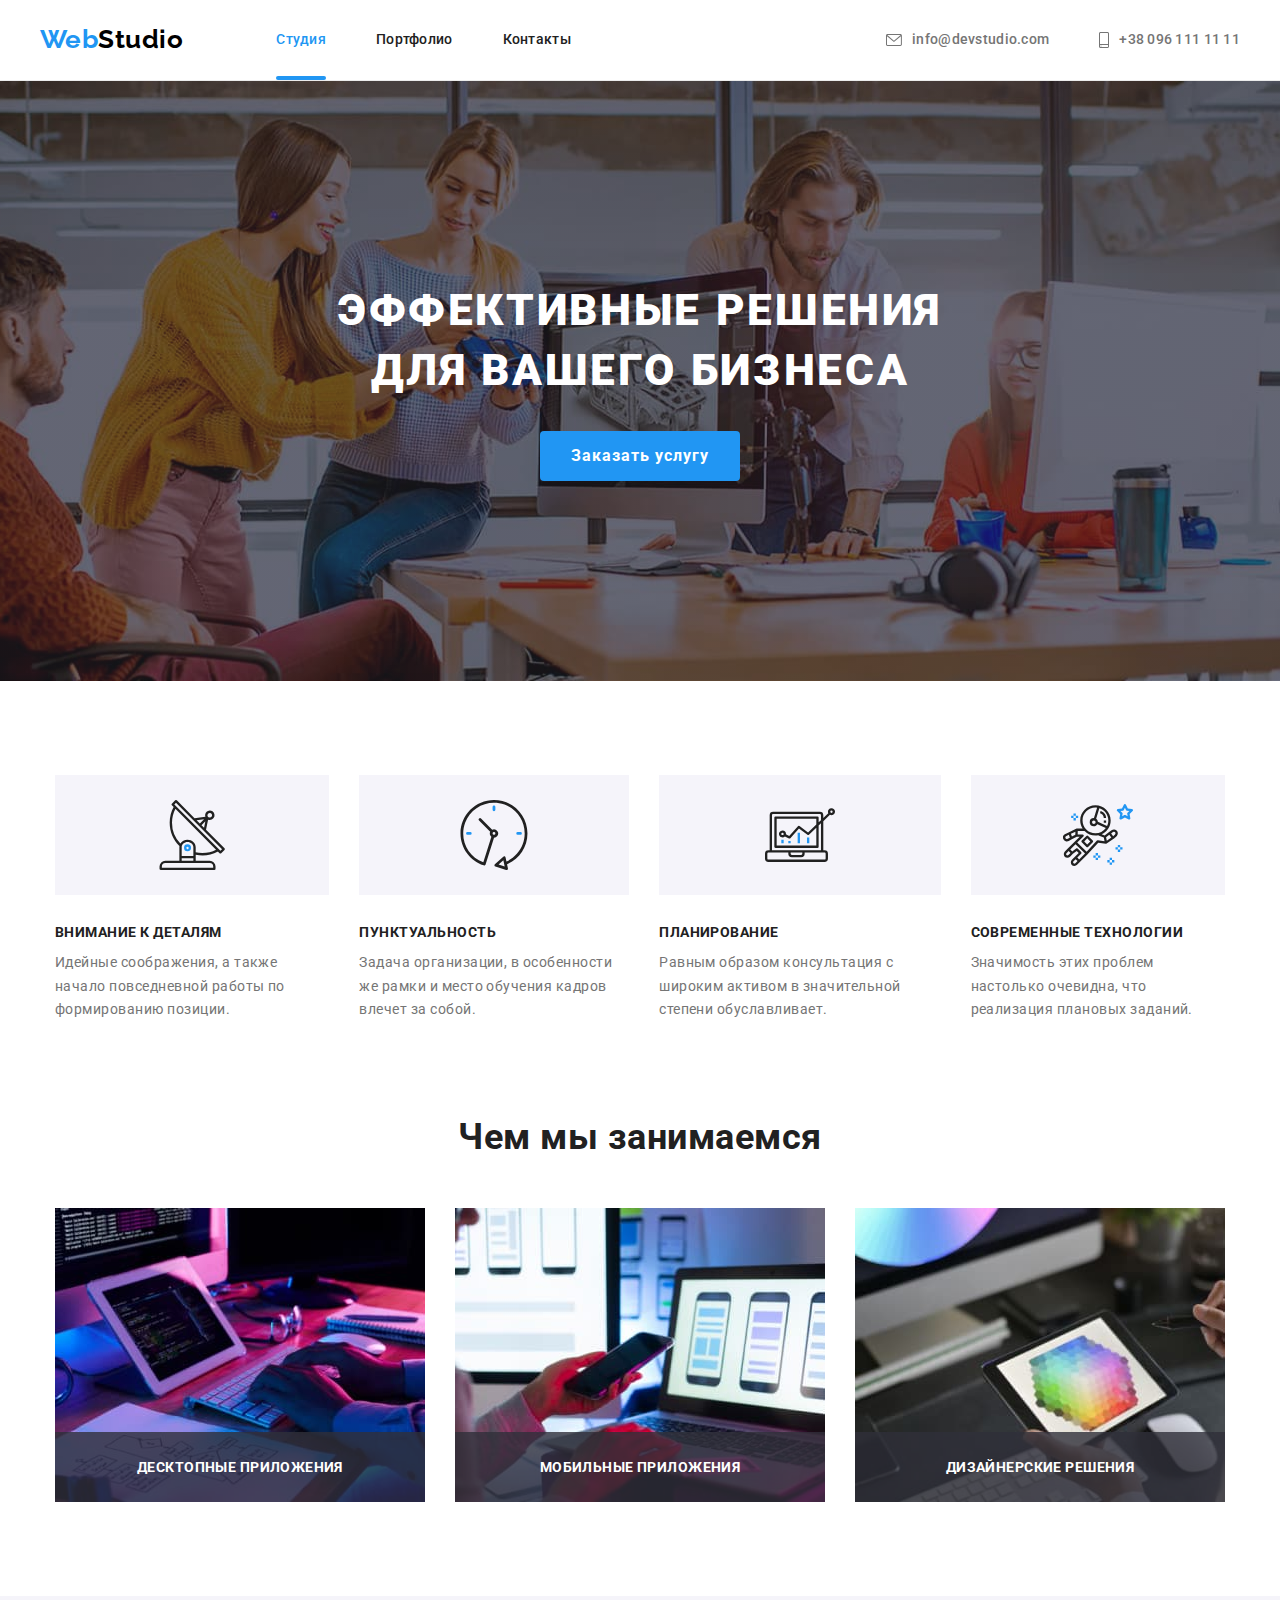
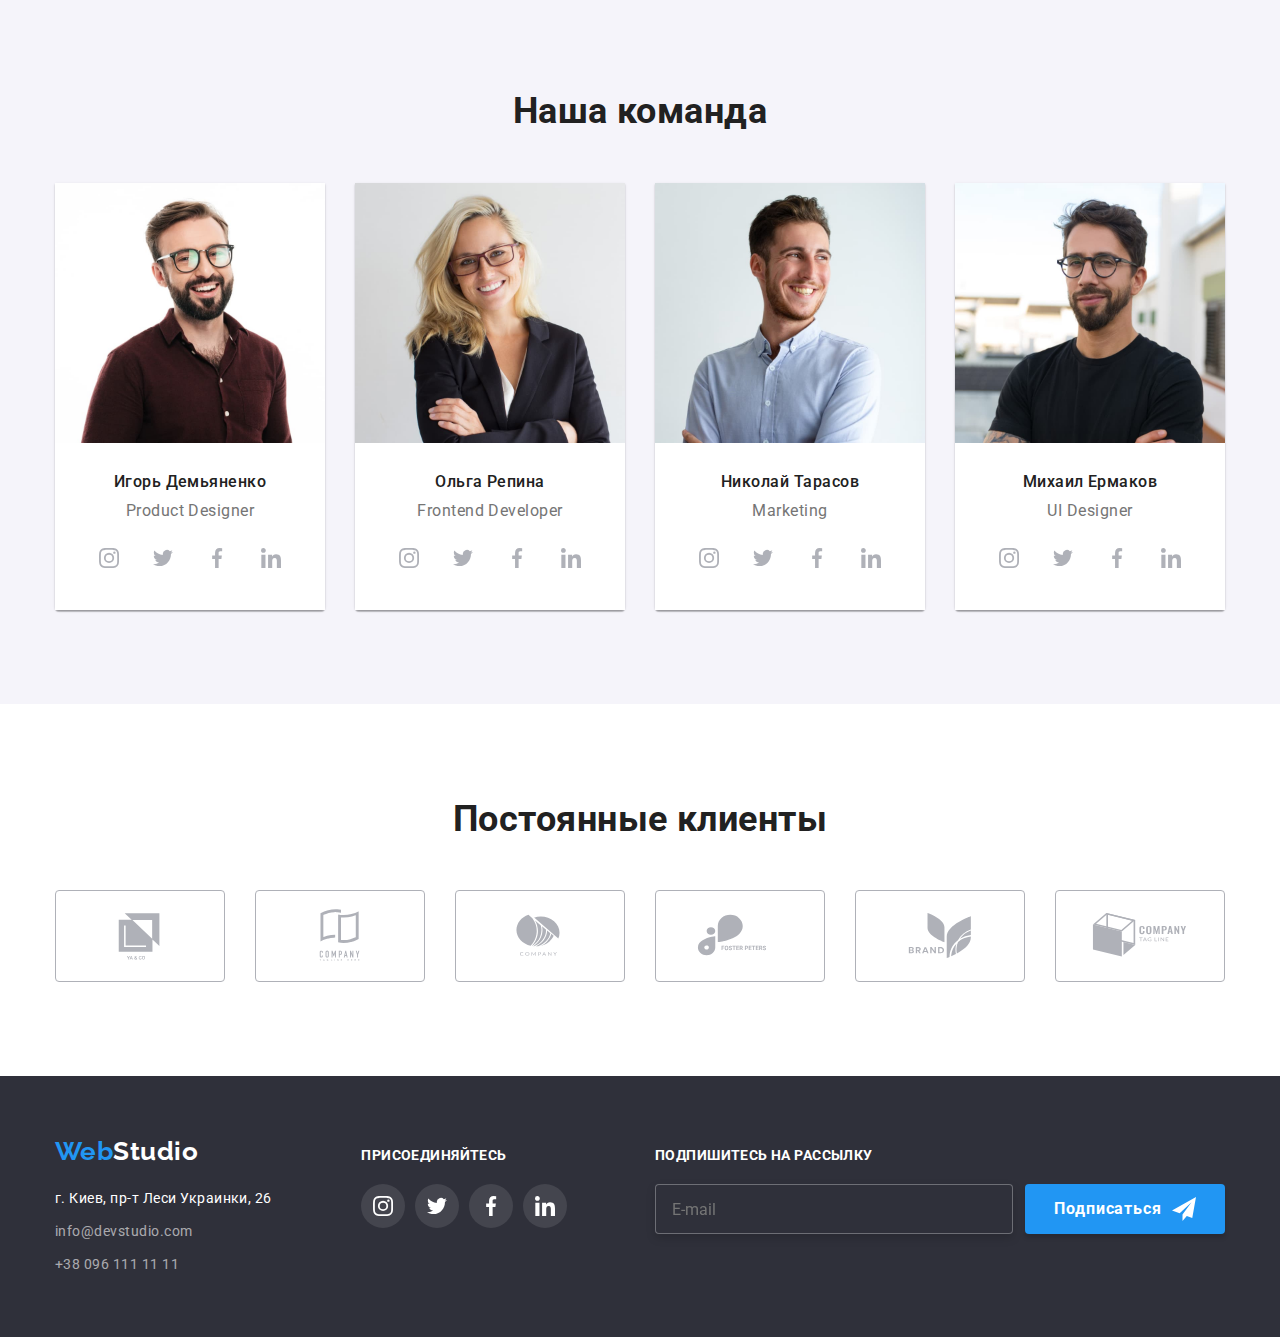
<file: index.html>
<!DOCTYPE html>
<html lang="ru">
<head>
    <meta charset="UTF-8">
    <meta http-equiv="X-UA-Compatible" content="IE=edge">
    <meta name="viewport" content="width=device-width, initial-scale=1.0">
    <title>Webstudio</title>
    <link rel="preconnect" href="https://fonts.googleapis.com">
    <link rel="preconnect" href="https://fonts.gstatic.com" crossorigin>
    <link href="https://fonts.googleapis.com/css2?family=Raleway:wght@700&family=Roboto:wght@400;500;700;900&display=swap" rel="stylesheet">
    <link rel="stylesheet" href="https://cdnjs.cloudflare.com/ajax/libs/modern-normalize/1.1.0/modern-normalize.min.css">
    <link rel="stylesheet" href="./css/main.min.css">
</head>
<body>
    <header>
        <div class="container main-nav">
            <nav class="site-nav">
                <a class="logo" lang="en" href=""><span class="logo logo--main">Web</span><span class="logo logo--second">Studio</span></a>
                <ul class="site-nav__list">
                    <li class="site-nav__item"><a class="site-nav__link site-nav__link--current" href="./index.html">Студия</a></li>
                    <li class="site-nav__item"><a class="site-nav__link" href="./portfolio.html">Портфолио</a></li>
                    <li class="site-nav__item"><a class="site-nav__link" href="">Контакты</a></li>
                </ul>
            </nav>
            <ul class="contacts">
                <li class="contacts__item">
                    <a class="contacts__link" href="mailto:info@devstudio.com">
                        <svg class="contacts__icon" width="16" height="12"> 
                        <use href="images/icons.svg#icon-envelope"></use></svg>info@devstudio.com
                    </a>
                </li>
                <li class="contacts__item">
                    <a class="contacts__link" href="tel:+380961111111">
                        <svg class="contacts__icon" width="10" height="16"> 
                        <use href="images/icons.svg#icon-smartphone"></use></svg>+38 096 111 11 11
                    </a>
                </li>
            </ul>
        </div>
    </header>
    
    <main>
        <div class="backdrop is-hidden" data-modal>
            <div class="modal">
                <button class="modal__button" data-modal-close>
                    <svg class="modal__close-icon" width="18" height="18" xmlns="http://www.w3.org/2000/svg"><path d="M15 4.108 13.892 3 9.5 7.392 5.108 3 4 4.108 8.392 8.5 4 12.892 5.108 14 9.5 9.608 13.892 14 15 12.892 10.608 8.5 15 4.108Z"/></svg>
                </button> 
               
                <form name="modal__form">
                    <p class="modal__title">Оставьте свои данные, мы вам перезвоним</p>
                    <ul class="modal__list">
                        <li class="madal__item">
                            <label class="modal__label" name="name" for="modal-name">Имя</label>
                            <input class="modal__input" type="text" name="name" id="modal-name"/>
                            <svg class="modal__button-icon" width="18" height="18">
                            <use href="./images/icons.svg#icon-person-black-18dp-1"></use>
                            </svg>      
                        </li>
                        <li class="madal__item">
                            <label class="modal__label" name="phone" for="modal-phone">Телефон</label>
                            <input class="modal__input" type="tel" name="phone" id="modal-phone"/> 
                            <svg class="modal__button-icon" width="18" height="18">
                            <use href="./images/icons.svg#icon-phone-black"></use>
                            </svg> 
                        </li>
                        <li class="madal__item">
                            <label class="modal__label" name="email" for="modal-email">Почта</label>
                            <input class="modal__input" type="email" name="email" id="modal-email" /> 
                            <svg class="modal__button-icon" width="18" height="18">
                            <use href="./images/icons.svg#icon-email-black"></use>
                            </svg> 
                        </li>
                        <li class="madal__item">
                            <label class="modal__label" name="comment" for="modal-comment">Комментарий</label>
                            <textarea class="modal__input-comment" name="comment" rows="4"  id="modal-comment" placeholder="Введите текст"></textarea>
                        </li>
                        <li class="madal__item">
                            <label class="modal__label-checkbox" name="checkbox" for="modal-checkbox" > 
                                <input class="modal__input-checkbox hidden" type="checkbox" name="checkbox" id="modal-checkbox"/>
                                <span class="modal__checkbox"></span>
                                Соглашаюсь с рассылкой и принимаю 
                                <a class="modal__link" href="">Условия договора</a>
                            </label>
                        </li>
                        <li>
                            <button class="modal__submit" type="submit">Отправить</button>
                        </li>
                    </ul>
                  
                </form>
        
            </div>
        </div>
        <section class="hero">
            <div class="container">
                <h1 class="hero__title">Эффективные решения для вашего бизнеса</h1>
                <button class="hero__button" type="button" data-modal-open>Заказать услугу</button>
            </div>
        </section>
        

        <section class="advantage">
            <div class="container">
            <!-- скрыть заголовок -->
            <h2 class="hidden">Преимущества</h2>
            <!-- скрыть заголовок -->
            <ul class="advantage__list">
                <li class="advantage__item">
                    <div class="advantage__icon">
                        <svg width="70" height="70"> 
                        <use href="images/icons.svg#icon-Group"></use></svg>
                    </div>
                    <div>
                        <h3 class="advantage__title">Внимание к деталям</h3>
                        <p class="advantage__text">Идейные соображения, а также начало повседневной работы по формированию позиции.</p>
                    </div>
                </li>
                <li class="advantage__item">
                    <div class="advantage__icon">
                        <svg width="70" height="70"> 
                        <use href="images/icons.svg#icon-clock"></use></svg>
                    </div>
                    <div>
                        <h3 class="advantage__title">Пунктуальность</h3>
                        <p class="advantage__text">Задача организации, в особенности же рамки и место обучения кадров влечет за собой.</p>
                    </div>
                </li>
                <li class="advantage__item">
                    <div class="advantage__icon">
                        <svg width="70" height="70"> 
                        <use href="images/icons.svg#icon-diagram"></use></svg>
                    </div>
                    <div>
                        <h3 class="advantage__title">Планирование</h3>
                        <p class="advantage__text">Равным образом консультация с широким активом в значительной степени обуславливает.</p>
                    </div>
                </li>
                 <li class="advantage__item">
                    <div class="advantage__icon">
                        <svg width="70" height="70"> 
                        <use href="images/icons.svg#icon-astronaut"></use></svg>
                    </div>
                    <div>
                    <h3 class="advantage__title">Современные технологии</h3>
                    <p class="advantage__text">Значимость этих проблем настолько очевидна, что реализация плановых заданий.</p>
                    </div>
                </li>
            </ul>
            </div>
        </section>
        <section class="example">
            <div class="container">
                <h2 class="example__title">Чем мы занимаемся</h2>
                <ul class="example__list">
                    <li class="example__item">
                        <img src="./images/example-1.jpg" width="370" alt="десктопные приложения">
                        <div class="example__work-type">
                            <h3 class="example__work-title">Десктопные приложения</h3>
                        </div>
                    </li>
                    <li class="example__item">
                        <img src="./images/example-2.jpg" width="370" alt="мобильные приложения">
                        <div class="example__work-type">
                            <h3 class="example__work-title">Мобильные приложения</h3>
                        </div>
                    </li>
                    <li class="example__item">
                        <img src="./images/example-3.jpg" width="370" alt="дизайнерские решения">
                        <div class="example__work-type">
                            <h3 class="example__work-title">Дизайнерские решения</h3>
                        </div>
                    </li>
                </ul>
            </div>
        </section>
        <section class="team">
            <div class="container">
                <h2 class="team__title">Наша команда</h2>
                <ul class="team__list">
                    <li class="team__item">
                        <img src="./images/product-designer.jpg" width="270" alt="Игорь Демьяненко">
                        <div class="team__card">
                            <h3 class="team__agent-name">Игорь Демьяненко</h3>
                            <p class="team__agent-position" lang="en">Product Designer</p>
                            <ul class="networks">
                                <li>
                                    <a class="networks__link" href="">
                                        <svg class="networks__icon" width="20" height="20">
                                            <use href="./images/icons.svg#icon-instagram"></use>
                                        </svg>
                                    </a>
                                </li>
                                <li>
                                    <a class="networks__link" href="">
                                        <svg class="networks__icon" width="20" height="20">
                                            <use href="./images/icons.svg#icon-twitter"></use>
                                        </svg>
                                    </a>
                                </li>
                                <li>
                                    <a class="networks__link" href="">
                                        <svg class="networks__icon" width="20" height="20">
                                            <use href="./images/icons.svg#icon-facebook"></use>
                                        </svg>
                                    </a>
                                </li>
                                <li>
                                    <a class="networks__link" href="">
                                        <svg class="networks__icon" width="20" height="20">
                                            <use href="./images/icons.svg#icon-linkedin"></use>
                                        </svg>
                                    </a>
                                </li>
                            </ul>
                        </div>
                    </li>
                    <li class="team__item">
                        <img src="./images/frontend-developer.jpg" width="270" alt="Ольга Репина">
                        <div class="team__card">
                            <h3 class="team__agent-name">Ольга Репина</h3>
                            <p class="team__agent-position" lang="en">Frontend Developer</p>
                            <ul class="networks">
                                <li>
                                    <a class="networks__link" href="">
                                        <svg class="networks__icon" width="20" height="20">
                                            <use href="./images/icons.svg#icon-instagram"></use>
                                        </svg>
                                    </a>
                                </li>
                                <li>
                                    <a class="networks__link" href="">
                                        <svg class="networks__icon" width="20" height="20">
                                            <use href="./images/icons.svg#icon-twitter"></use>
                                        </svg>
                                    </a>
                                </li>
                                <li>
                                    <a class="networks__link" href="">
                                        <svg class="networks__icon" width="20" height="20">
                                            <use href="./images/icons.svg#icon-facebook"></use>
                                        </svg>
                                    </a>
                                </li>
                                <li>
                                    <a class="networks__link" href="">
                                        <svg class="networks__icon" width="20" height="20">
                                            <use href="./images/icons.svg#icon-linkedin"></use>
                                        </svg>
                                    </a>
                                </li>
                            </ul>
                        </div>
                    </li>
                    <li class="team__item">
                        <img src="./images/marketing.jpg" width="270" alt="Николай Тарасов">
                        <div class="team__card">
                            <h3 class="team__agent-name">Николай Тарасов</h3>
                            <p class="team__agent-position" lang="en">Marketing</p>
                            <ul class="networks">
                                <li>
                                    <a class="networks__link" href="">
                                        <svg class="networks__icon" width="20" height="20">
                                            <use href="./images/icons.svg#icon-instagram"></use>
                                        </svg>
                                    </a>
                                </li>
                                <li>
                                    <a class="networks__link" href="">
                                        <svg class="networks__icon" width="20" height="20">
                                            <use href="./images/icons.svg#icon-twitter"></use>
                                        </svg>
                                    </a>
                                </li>
                                <li>
                                    <a class="networks__link" href="">
                                        <svg class="networks__icon" width="20" height="20">
                                            <use href="./images/icons.svg#icon-facebook"></use>
                                        </svg>
                                    </a>
                                </li>
                                <li>
                                    <a class="networks__link" href="">
                                        <svg class="networks__icon" width="20" height="20">
                                            <use href="./images/icons.svg#icon-linkedin"></use>
                                        </svg>
                                    </a>
                                </li>
                            </ul>
                        </div>
                    </li>
                    <li class="team__item">
                        <img src="./images/ui-designer.jpg" width="270" alt="Михаил Ермаков">
                        <div class="team__card">
                            <h3 class="team__agent-name">Михаил Ермаков</h3>
                            <p class="team__agent-position" lang="en">UI Designer</p>
                            <ul class="networks">
                                <li>
                                    <a class="networks__link" href="">
                                        <svg class="networks__icon" width="20" height="20">
                                            <use href="./images/icons.svg#icon-instagram"></use>
                                        </svg>
                                    </a>
                                </li>
                                <li>
                                    <a class="networks__link" href="">
                                        <svg class="networks__icon" width="20" height="20">
                                            <use href="./images/icons.svg#icon-twitter"></use>
                                        </svg>
                                    </a>
                                </li>
                                <li>
                                    <a class="networks__link" href="">
                                        <svg class="networks__icon" width="20" height="20">
                                            <use href="./images/icons.svg#icon-facebook"></use>
                                        </svg>
                                    </a>
                                </li>
                                <li>
                                    <a class="networks__link" href="">
                                        <svg class="networks__icon" width="20" height="20">
                                            <use href="./images/icons.svg#icon-linkedin"></use>
                                        </svg>
                                    </a>
                                </li>
                            </ul>
                        </div>
                    </li>
                </ul>
            </div>
        </section>

        <section class="clients">
            <div class="container">
                <h2 class="clients__title">Постоянные клиенты</h2>
                <ul class="clients__list">
                    <li class="clients__item">
                        <a class="clients__link" href="">
                            <svg class="clients__icon" width="106" height="60">
                                <use href="./images/icons.svg#icon-logo1"></use>
                            </svg>
                        </a>
                    </li>
                    <li class="clients__item">
                        <a class="clients__link" href="">
                            <svg class="clients__icon" width="106" height="60">
                                <use href="./images/icons.svg#icon-logo2"></use>
                            </svg>
                        </a>
                    </li>
                    <li class="clients__item">
                        <a class="clients__link" href="">
                            <svg class="clients__icon" width="106" height="60">
                                <use href="./images/icons.svg#icon-logo3"></use>
                            </svg>
                        </a>
                    </li>
                    <li class="clients__item">
                        <a class="clients__link" href="">
                            <svg class="clients__icon" width="106" height="60">
                                <use href="./images/icons.svg#icon-logo4"></use>
                            </svg>
                        </a>
                    </li>
                    <li class="clients__item">
                        <a class="clients__link" href="">
                            <svg class="clients__icon" width="106" height="60">
                                <use href="./images/icons.svg#icon-logo5"></use>
                            </svg>
                        </a>
                    </li>
                    <li class="clients__item">
                        <a class="clients__link" href="">
                            <svg class="clients__icon" width="106" height="60">
                                <use href="./images/icons.svg#icon-logo6"></use>
                            </svg>
                        </a>
                    </li>
                </ul>
            </div>
        </section>

    </main>

    <footer class="footer-main">
        <div class="container">
            <div class="footer">
                <ul class="footer__list">
                    <li class="footer__item"><a class="logo" lang="en" href=""><span class="logo--main">Web</span><span class="logo--inverse">Studio</span></a></li>
                    <li class="footer__item"><address class="footer__address">г. Киев, пр-т Леси Украинки, 26</address></li>
                    <li class="footer__item"><a class="footer__contacts" href="mailto:info@devstudio.com">info@devstudio.com</a></li>
                    <li class="footer__item"><a class="footer__contacts" href="tel:+380961111111">+38 096 111 11 11</a></li>            
                </ul>
           
                <div class="footer-social">
                    <h3 class="footer-social__title" >Присоединяйтесь</h3>
                    <ul class="footer-social__list">
                        <li>
                            <a class="footer-social__network" href="">
                                <svg class="footer-social__icon" width="20" height="20">
                                    <use href="./images/icons.svg#icon-instagram"></use>
                                </svg>
                            </a>
                        </li>
                        <li>
                            <a class="footer-social__network" href="">
                                <svg class="footer-social__icon" width="20" height="20">
                                    <use href="./images/icons.svg#icon-twitter"></use>
                                </svg>
                            </a>
                        </li>
                        <li>
                            <a class="footer-social__network" href="">
                                <svg class="footer-social__icon" width="20" height="20">
                                    <use href="./images/icons.svg#icon-facebook"></use>
                                </svg>
                            </a>
                        </li>
                        <li>
                            <a class="footer-social__network" href="">
                                <svg class="footer-social__icon" width="20" height="20">
                                    <use href="./images/icons.svg#icon-linkedin"></use>
                                </svg>
                            </a>
                        </li>
                    </ul>
                </div>
                <form action="follow-form" class="follow-form">
                    <label name="email" class="follow-form__title" >Подпишитесь на рассылку
                        <div class="follow-form__item">
                        <input class="follow-form__input" type="email" name="email" placeholder="E-mail">
                        <button class="follow-form__button" type="submit">Подписаться
                            <svg class="follow-form__icon" width="24" height="24">
                            <use href="./images/icons.svg#icon-icon-send"></use>
                            </svg>
                        </button>
                        </div>
                    </label>
                </form>
            </div>
        </div>
    </footer>
    <script src="./js/modal.js">
    </script>
</body>
</html>
</file>
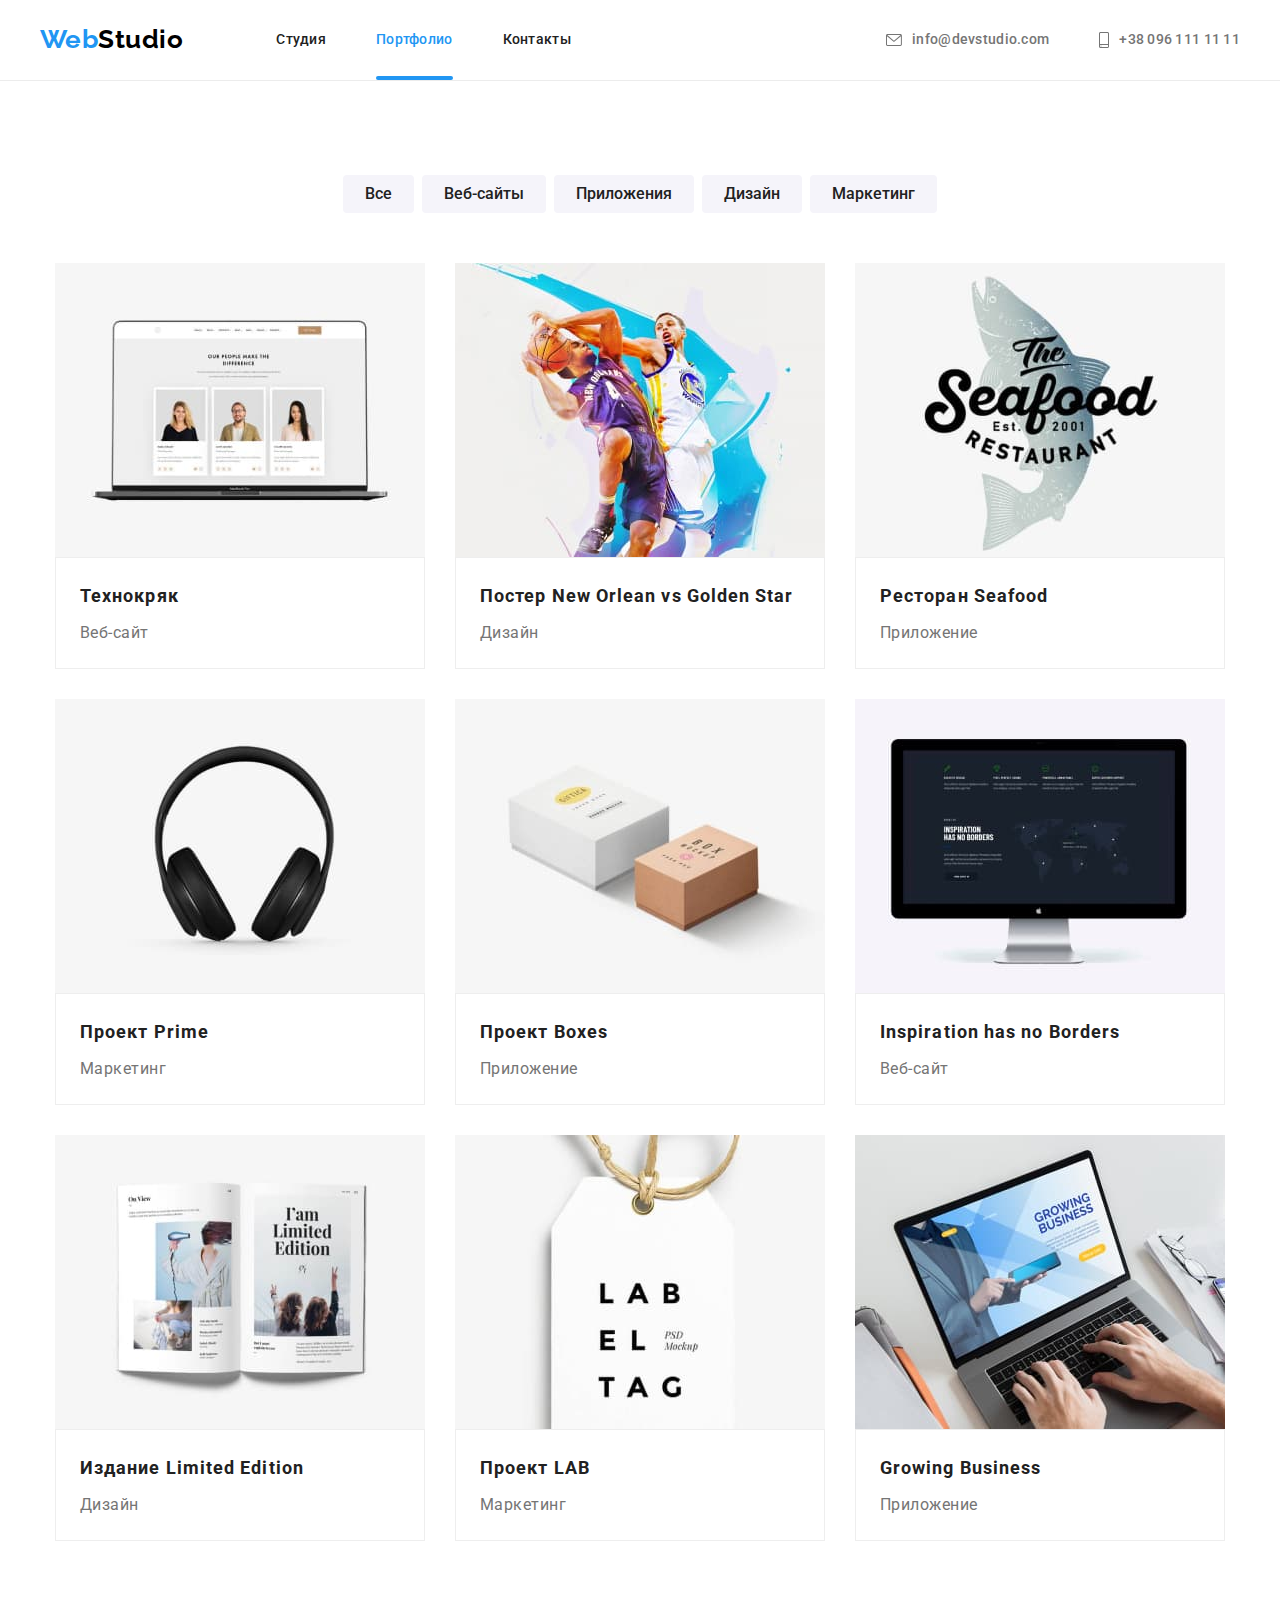
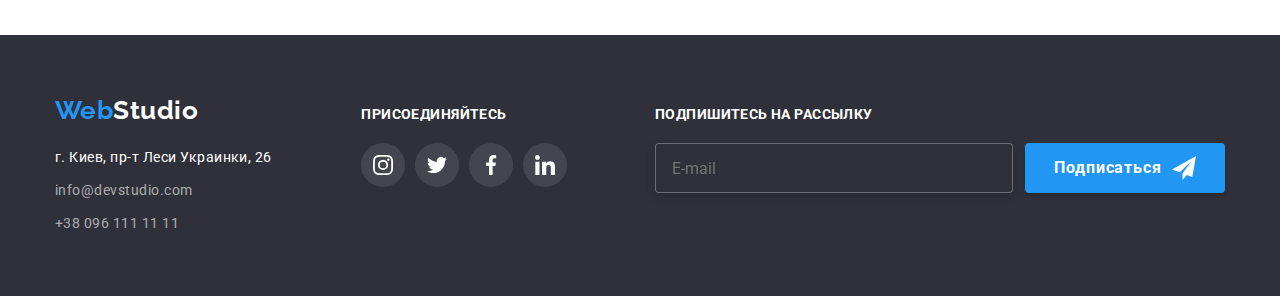
<file: portfolio.html>
<!DOCTYPE html>
<html lang="ru">
<head>
    <meta charset="UTF-8">
    <meta http-equiv="X-UA-Compatible" content="IE=edge">
    <meta name="viewport" content="width=device-width, initial-scale=1.0">
    <title>Portfolio</title>
    <link rel="preconnect" href="https://fonts.googleapis.com">
    <link rel="preconnect" href="https://fonts.gstatic.com" crossorigin>
    <link href="https://fonts.googleapis.com/css2?family=Raleway:wght@700&family=Roboto:wght@400;500;700;900&display=swap" rel="stylesheet">
    <link rel="stylesheet" href="https://cdnjs.cloudflare.com/ajax/libs/modern-normalize/1.1.0/modern-normalize.min.css">
    <link rel="stylesheet" href="./css/main.min.css">
</head>
<body>
    <header>
        <div class="container main-nav">
            <nav class="site-nav">
                <a class="logo" lang="en" href=""><span class="logo logo--main">Web</span><span class="logo logo--second">Studio</span></a>
                <ul class="site-nav__list">
                    <li class="site-nav__item"><a class="site-nav__link" href="./index.html">Студия</a></li>
                    <li class="site-nav__item"><a class="site-nav__link site-nav__link--current" href="./portfolio.html">Портфолио</a></li>
                    <li class="site-nav__item"><a class="site-nav__link" href="">Контакты</a></li>
                </ul>
            </nav>
            <ul class="contacts">
                <li class="contacts__item">
                    <a class="contacts__link" href="mailto:info@devstudio.com">
                        <svg class="contacts__icon" width="16" height="12"> 
                        <use href="images/icons.svg#icon-envelope"></use></svg>info@devstudio.com
                    </a>
                </li>
                <li class="contacts__item">
                    <a class="contacts__link" href="tel:+380961111111">
                        <svg class="contacts__icon" width="10" height="16"> 
                        <use href="images/icons.svg#icon-smartphone"></use></svg>+38 096 111 11 11
                    </a>
                </li>
            </ul>
        </div>
    </header>

    <main>
        <section class="portfolio">
            <div class="container">
                <h1 class="hidden">Портфолио</h1>
                <ul class="filter">
                    <li class="filter__item"><button class="filter__button" type="button">Все</button></li>
                    <li class="filter__item"><button class="filter__button" type="button">Веб-сайты</button></li>
                    <li class="filter__item"><button class="filter__button" type="button">Приложения</button></li>
                    <li class="filter__item"><button class="filter__button" type="button">Дизайн</button></li>
                    <li class="filter__item"><button class="filter__button" type="button">Маркетинг</button></li>
                </ul>
                <ul class="projects">
                    <li class="projects__item">
                        <a class="projects__link" href="">
                            <div class="box-overlay">
                                <div class="overlay">
                                    <p class="overlay__text">Ресурс предлагает комплексные предложения с разным уровнем функционала и сервисов. Все это позволит посетителю получить исчерпывающие сведения о компании или частном лице.</p>
                                </div>
                                <img src="./images/techno.jpg" width="370" alt="Технокряк">
                            </div>
                            <div class="projects__border">
                            <h2 class="projects__title">Технокряк</h2>
                            <p class="projects__type">Веб-сайт</p>
                            </div>
                        </a>
                    </li>
                    <li class="projects__item">
                        <a class="projects__link" href="">
                            <div class="box-overlay">
                                <div class="overlay">
                                    <p class="overlay__text">Ресурс предлагает комплексные предложения с разным уровнем функционала и сервисов. Все это позволит посетителю получить исчерпывающие сведения о компании или частном лице.</p>
                                </div>
                                <img src="./images/new-orlean-vs-golden-star.jpg" width="370" alt="Постер New Orlean vs Golden Star">
                            </div>
                            <div class="projects__border">
                            <h2 class="projects__title">Постер New Orlean vs Golden Star</h2>
                            <p class="projects__type">Дизайн</p>
                            </div>
                        </a>
                    </li>
                    <li class="projects__item">
                        <a class="projects__link" href="">
                            <div class="box-overlay">
                                <div class="overlay">
                                    <p class="overlay__text">Ресурс предлагает комплексные предложения с разным уровнем функционала и сервисов. Все это позволит посетителю получить исчерпывающие сведения о компании или частном лице.</p>
                                </div>
                                <img src="./images/seafood.jpg" width="370" alt="Ресторан Seafood">
                            </div>
                            <div class="projects__border">
                            <h2 class="projects__title">Ресторан Seafood</h2>
                            <p class="projects__type">Приложение</p>
                            </div>
                        </a>
                    </li>
                    <li class="projects__item" href="">
                        <a class="projects__link" href="">
                            <div class="box-overlay">
                                <div class="overlay">
                                    <p class="overlay__text">Ресурс предлагает комплексные предложения с разным уровнем функционала и сервисов. Все это позволит посетителю получить исчерпывающие сведения о компании или частном лице.</p>
                                </div>
                                <img src="./images/prime.jpg" width="370" alt="Проект Prime">
                            </div>
                            <div class="projects__border">
                            <h2 class="projects__title">Проект Prime</h2>
                            <p class="projects__type">Маркетинг</p>
                            </div>
                        </a>
                    </li>
                    <li class="projects__item">
                        <a class="projects__link" href="">
                            <div class="box-overlay">
                                <div class="overlay">
                                    <p class="overlay__text">Ресурс предлагает комплексные предложения с разным уровнем функционала и сервисов. Все это позволит посетителю получить исчерпывающие сведения о компании или частном лице.</p>
                                </div>
                                <img src="./images/boxes.jpg" width="370" alt="Проект Boxes">
                            </div>
                            <div class="projects__border">
                            <h2 class="projects__title">Проект Boxes</h2>
                            <p class="projects__type">Приложение</p>
                            </div>
                        </a>
                    </li>
                    <li class="projects__item">
                        <a class="projects__link" href="">
                            <div class="box-overlay">
                                <div class="overlay">
                                    <p class="overlay__text">Ресурс предлагает комплексные предложения с разным уровнем функционала и сервисов. Все это позволит посетителю получить исчерпывающие сведения о компании или частном лице.</p>
                                </div>
                                <img src="./images/inspiration-has-no-borders.jpg" width="370" alt="Inspiration has no Borders">
                            </div>
                            <div class="projects__border">
                            <h2 class="projects__title">Inspiration has no Borders</h2>
                            <p class="projects__type">Веб-сайт</p>
                            </div>
                        </a>
                    </li>
                    <li class="projects__item">
                        <a class="projects__link" href="">
                            <div class="box-overlay">
                                <div class="overlay">
                                    <p class="overlay__text">Ресурс предлагает комплексные предложения с разным уровнем функционала и сервисов. Все это позволит посетителю получить исчерпывающие сведения о компании или частном лице.</p>
                                </div>
                                <img src="./images/limited-edition.jpg" width="370" alt="Издание Limited Edition">
                            </div>
                            <div class="projects__border">
                            <h2 class="projects__title">Издание Limited Edition</h2>
                            <p class="projects__type">Дизайн</p>
                            </div>
                        </a>
                    </li>
                    <li class="projects__item">
                        <a class="projects__link" href="">
                            <div class="box-overlay">
                                <div class="overlay">
                                    <p class="overlay__text">Ресурс предлагает комплексные предложения с разным уровнем функционала и сервисов. Все это позволит посетителю получить исчерпывающие сведения о компании или частном лице.</p>
                                </div>
                                <img src="./images/lab.jpg" width="370" alt="Проект LAB">
                            </div>
                            <div class="projects__border">
                            <h2 class="projects__title">Проект LAB</h2>
                            <p class="projects__type">Маркетинг</p>
                            </div>
                        </a>
                    </li>
                    <li class="projects__item">
                        <a class="projects__link" href="">
                            <div class="box-overlay">
                                <div class="overlay">
                                    <p class="overlay__text">Ресурс предлагает комплексные предложения с разным уровнем функционала и сервисов. Все это позволит посетителю получить исчерпывающие сведения о компании или частном лице.</p>
                                </div>
                                <img src="./images/growing-business.jpg" width="370" alt="Growing Business">
                            </div>
                            <div class="projects__border">
                            <h2 class="projects__title">Growing Business</h2>
                            <p class="projects__type">Приложение</p>
                            </div>
                        </a>
                    </li>
                </ul>
            </div>
        </section>
    </main>
    <footer class="footer-main">
        <div class="container">
            <div class="footer">
                <ul class="footer__list">
                    <li class="footer__item"><a class="logo" lang="en" href=""><span class="logo--main">Web</span><span class="logo--inverse">Studio</span></a></li>
                    <li class="footer__item"><address class="footer__address">г. Киев, пр-т Леси Украинки, 26</address></li>
                    <li class="footer__item"><a class="footer__contacts" href="mailto:info@devstudio.com">info@devstudio.com</a></li>
                    <li class="footer__item"><a class="footer__contacts" href="tel:+380961111111">+38 096 111 11 11</a></li>            
                </ul>
           
                <div class="footer-social">
                    <h3 class="footer-social__title" >Присоединяйтесь</h3>
                    <ul class="footer-social__list">
                        <li>
                            <a class="footer-social__network" href="">
                                <svg class="footer-social__icon" width="20" height="20">
                                    <use href="./images/icons.svg#icon-instagram"></use>
                                </svg>
                            </a>
                        </li>
                        <li>
                            <a class="footer-social__network" href="">
                                <svg class="footer-social__icon" width="20" height="20">
                                    <use href="./images/icons.svg#icon-twitter"></use>
                                </svg>
                            </a>
                        </li>
                        <li>
                            <a class="footer-social__network" href="">
                                <svg class="footer-social__icon" width="20" height="20">
                                    <use href="./images/icons.svg#icon-facebook"></use>
                                </svg>
                            </a>
                        </li>
                        <li>
                            <a class="footer-social__network" href="">
                                <svg class="footer-social__icon" width="20" height="20">
                                    <use href="./images/icons.svg#icon-linkedin"></use>
                                </svg>
                            </a>
                        </li>
                    </ul>
                </div>
                <form action="follow-form" class="follow-form">
                    <label name="email" class="follow-form__title" >Подпишитесь на рассылку
                        <div class="follow-form__item">
                        <input class="follow-form__input" type="email" name="email" placeholder="E-mail">
                        <button class="follow-form__button" type="submit">Подписаться
                            <svg class="follow-form__icon" width="24" height="24">
                            <use href="./images/icons.svg#icon-icon-send"></use>
                            </svg>
                        </button>
                        </div>
                    </label>
                </form>
            </div>
        </div>
    </footer>
 </body>
</html>
</file>
<file: css/main.min.css>
body{margin:0px;font-family:'Roboto', Tahoma, Verdana, sans-serif;background-color:#FFFFFF;color:#757575;letter-spacing:0.03em}.container{display:block;margin-right:auto;margin-left:auto;padding-left:15px;padding-right:15px;width:1200px}p,h1,h2,h3{margin:0px;padding:0px}img{display:block}.hidden{position:absolute;width:1px;height:1px;margin:-1px;border:0;padding:0;white-space:nowarp;clip-path:insert(100%);clip:rect(0 0 0 0);overflow:hidden}.site-nav__link,.contacts__link,.networks__link,.footer__contacts,.projects__link{text-decoration:none}.site-nav__list,.contacts,.site-nav,.main-nav,.contacts__link,.advantage__list,.example__list,.team__list,.networks,.clients__list,.footer__list,.footer-social__list,.filter,.projects,.modal__list{list-style:none;margin:0px;padding:0px}.hero,.hero__title,.hero__button,.modal__input,.modal__submit{margin-right:auto;margin-left:auto}header{border-bottom:1px solid #ECECEC}.site-nav__link{color:#212121;font-weight:500;font-size:14px;line-height:1.14;letter-spacing:0.02em;transition:color 250ms cubic-bezier(0.4, 0, 0.2, 1);display:block;padding-top:32px;padding-bottom:32px}.site-nav__link:hover,.site-nav__link:focus{color:#2196F3}.contacts__link{font-weight:500;font-size:14px;line-height:1.14;letter-spacing:0.02em;color:#757575;transition:color 250ms cubic-bezier(0.4, 0, 0.2, 1)}.contacts__link:hover,.contacts__link:focus{color:#2196F3}.contacts__link:hover .contacts__icon{fill:#2196F3}.contacts__link:focus .contacts__icon{fill:#2196F3}.contacts__item:not(:last-child){margin-right:50px}.contacts__icon{display:block;margin-right:10px;fill:#757575;transition:fill 250ms cubic-bezier(0.4, 0, 0.2, 1)}.site-nav__list,.contacts,.site-nav,.main-nav,.contacts__link{display:flex;align-items:center}.main-nav{justify-content:center;margin:auto}.contacts{margin-left:auto}.site-nav__item{position:relative}.site-nav__item:not(:last-child){margin-right:50px}.site-nav__link--current::after{content:"";position:absolute;bottom:0;display:block;width:100%;height:4px;border-radius:2px;background-color:#2196F3}.logo{font-family:'Raleway', sans-serif;font-style:normal;font-weight:700;font-size:26px;line-height:1.2;text-decoration:none}.logo:last-child{margin-right:93px}.logo--main{color:#2196F3}.logo--second{color:#000000}.logo--inverse{color:#FFFFFF}.site-nav__link--current{color:#2196F3}.hero{padding-bottom:200px;padding-top:200px;background-image:linear-gradient(to right, rgba(47,48,58,0.4), rgba(47,48,58,0.4)),url("../images/hero.jpg");background-repeat:no-repeat;background-position:center;background-size:cover;background-color:#2F303A;max-width:1600px}.hero__title{font-style:normal;font-weight:900;font-size:44px;line-height:1.36;letter-spacing:0.06em;text-transform:uppercase;color:#FFFFFF;text-align:center;margin-bottom:30px;width:696px}.hero__button{font-family:inherit;color:#fff;background-color:#2196F3;font-weight:700;font-size:16px;line-height:1.88;letter-spacing:0.06em;cursor:pointer;padding:10px auto;display:block;border-radius:4px;border-width:0px;width:200px;height:50px}.advantage{padding-bottom:94px;padding-top:94px}.advantage__list{display:flex}.advantage__title{font-size:14px;line-height:1.14;text-transform:uppercase;color:#212121;margin-bottom:10px}.advantage__text{font-size:14px;line-height:1.71}.advantage__item:not(:first-child){margin-left:30px}.advantage__icon{display:flex;align-items:center;justify-content:center;background-color:#F5F4FA;height:120px;margin-bottom:30px}.example{padding-bottom:94px}.example__title{font-size:36px;line-height:1.17;text-align:center;color:#212121;margin-bottom:50px}.example__item:not(:last-child){margin-right:30px}.example__list{display:flex}.example__item{position:relative;z-index:-1}.example__work-title{font-weight:700;font-size:14px;line-height:1.14;letter-spacing:0.03em;text-transform:uppercase;color:#FFFFFF}.example__work-type{position:absolute;bottom:0;background-color:rgba(47,48,58,0.8);display:flex;align-items:center;justify-content:center;width:370px;height:70px}.team{background-color:#F5F4FA;padding-bottom:94px;padding-top:94px}.team__title{font-size:36px;line-height:1.17;text-align:center;color:#212121;margin-bottom:50px}.team__list{display:flex}.team__item:not(:last-child){margin-right:30px}.team__item{box-shadow:0px 1px 3px rgba(0,0,0,0.12),0px 1px 1px rgba(0,0,0,0.14),0px 2px 1px rgba(0,0,0,0.2);border-radius:0px 0px 4px 4px}.team__card{padding-top:30px;padding-bottom:30px;background-color:#FFFFFF;text-align:center}.team__agent-name{font-weight:500;font-size:16px;line-height:1.19x;color:#212121;margin-bottom:10px}.team__agent-position{font-size:16px;line-height:1.19;margin-bottom:16px}.networks{display:flex;justify-content:space-between;align-items:center;margin-right:0px;margin-left:0px;padding-right:32px;padding-left:32px}.networks__icon{fill:#AFB1B8;margin:12px;transition:fill 250ms cubic-bezier(0.4, 0, 0.2, 1)}.networks__link{display:flex;align-items:center;justify-content:center;border-radius:50%;width:44px;height:44px;transition:background-color 250ms cubic-bezier(0.4, 0, 0.2, 1)}.networks__link:hover,.networks__link:focus{background-color:#2196F3}.networks__link:hover:hover .networks__icon,.networks__link:focus:hover .networks__icon{fill:#fff}.networks__link:hover:focus .networks__icon,.networks__link:focus:focus .networks__icon{fill:#fff}.clients{padding-bottom:94px;padding-top:94px}.clients__title{font-size:36px;line-height:1.17;text-align:center;color:#212121;margin-bottom:50px}.clients__list{display:flex;align-items:center;background-color:#FFFFFF}.clients__link{display:flex;align-items:center;justify-content:center;border-radius:4px;border:1px solid #AFB1B8;width:170px;height:92px;transition:border-color 250ms cubic-bezier(0.4, 0, 0.2, 1)}.clients__link:hover .clients__icon{fill:#2196F3}.clients__link:focus .clients__icon{fill:#2196F3}.clients__link:hover,.clients__link:focus{border-color:#2196F3}.clients__item:not(:last-child){margin-right:30px}.clients__icon{fill:#AFB1B8;transition:fill 250ms cubic-bezier(0.4, 0, 0.2, 1)}footer{background-color:#2F303A}.footer-main{padding-top:60px;padding-bottom:60px}.footer{display:flex}.footer__item:nth-child(n+3){margin-top:9px}.footer__item:first-child{margin-bottom:20px}.footer__contacts{font-size:14px;line-height:1.71;color:rgba(255,255,255,0.6);transition:color 250ms cubic-bezier(0.4, 0, 0.2, 1)}.footer__contacts:hover,.footer__contacts:focus{color:#2196F3}.footer__address{font-style:normal;font-size:14px;line-height:1.71;color:#FFFFFF}.footer-social{padding-top:12px;width:206px;margin-left:70px}.footer-social__title,.follow-form__title{font-style:normal;font-weight:700;font-size:14px;line-height:1.14;letter-spacing:0.03em;text-transform:uppercase;color:#FFFFFF;margin-bottom:20px}.footer-social__list{display:flex;align-items:center;justify-content:space-between}.footer-social__network{display:flex;align-items:center;justify-content:center;border-radius:50%;width:44px;height:44px;background-color:rgba(255,255,255,0.1);transition:background-color 250ms cubic-bezier(0.4, 0, 0.2, 1)}.footer-social__network:hover,.footer-social__network:focus{background-color:#2196F3}.footer-social__icon{fill:#fff;margin:12px}.follow-form{display:inline-block;padding-top:12px;margin-left:auto}.follow-form__title{display:block}.follow-form__item{display:flex;align-items:center;justify-content:center;margin-top:20px}.follow-form__input{width:358px;height:50px;margin-right:12px;padding-left:16px;background-color:#2f303a;border:1px solid rgba(255,255,255,0.3);filter:drop-shadow(0px 4px 4px rgba(0,0,0,0.15));border-radius:4px;font-family:'Roboto';font-size:16px;line-height:1.25;color:rgba(255,255,255,0.6)}.follow-form__button{display:flex;align-items:center;justify-content:center;width:200px;height:50px;background-color:#2196F3;box-shadow:0px 4px 4px rgba(0,0,0,0.15);border-radius:4px;border-width:0px;font-family:'Roboto';font-weight:700;font-size:16px;line-height:1.88px;letter-spacing:0.06em;color:#fff}.follow-form__icon{fill:#FFFFFF;margin-left:10px}.portfolio{padding-top:94px;padding-bottom:94px}.filter__button{padding:6px 22px;font-family:inherit;font-weight:500;font-size:16px;line-height:1.63;text-align:center;color:#212121;background-color:#F5F4FA;cursor:pointer;border:0px;border-radius:4px;transition:color 250ms cubic-bezier(0.4, 0, 0.2, 1),background-color 250ms cubic-bezier(0.4, 0, 0.2, 1),box-shadow 250ms cubic-bezier(0.4, 0, 0.2, 1)}.filter__button:hover,.filter__button:focus{color:#fff;background-color:#2196F3;box-shadow:0px 3px 1px rgba(0,0,0,0.1),0px 1px 2px rgba(0,0,0,0.08),0px 2px 2px rgba(0,0,0,0.12)}.filter{display:flex;justify-content:center;margin-bottom:50px}.filter .filter__item+.filter__item{margin-left:8px}.projects{display:flex;flex-wrap:wrap}.projects__item{margin-left:30px;margin-bottom:30px;transition:box-shadow 250ms cubic-bezier(0.4, 0, 0.2, 1)}.projects__item:nth-child(3n+1){margin-left:0px}.projects__item:nth-last-child(-n+3){margin-bottom:0px}.projects__item:hover{box-shadow:0px 1px 1px rgba(0,0,0,0.12),0px 4px 4px rgba(0,0,0,0.06),1px 4px 6px rgba(0,0,0,0.16)}.projects__border{border:1px solid #EEEEEE;padding-left:24px;padding-right:24px;padding-bottom:20px;padding-top:20px}.projects__title{font-size:18px;line-height:2;letter-spacing:0.06em;color:#212121}.projects__type{margin-top:4px;font-size:16px;line-height:1.88;color:#757575}.projects__link:hover .overlay{transform:translateY(0)}.box-overlay{position:relative;overflow:hidden}.overlay{position:absolute;top:0;left:0;display:block;padding:63px 24px;background-color:rgba(33,150,243,0.9);width:100%;height:100%;transform:translateY(100%);transition:transform 250ms cubic-bezier(0.4, 0, 0.2, 1)}.overlay__text{font-family:'Roboto';font-weight:400;font-size:18px;line-height:1.56;color:#FFFFFF;display:flex}.backdrop{position:fixed;width:100%;height:100%;top:0;left:0;display:block;background-color:rgba(0,0,0,0.5);opacity:1;transition:opacity 250ms cubic-bezier(0.4, 0, 0.2, 1)}.backdrop.is-hidden{opacity:0;visibility:hidden;pointer-events:none}.modal{position:absolute;top:50%;left:50%;transform:translate(-50%, -50%);width:528px;height:581px;background-color:#FFFFFF;padding:40px;opacity:1;transform:translate(-50%, -50%) scale(1);transition:transform 250ms cubic-bezier(0.4, 0, 0.2, 1),opacity 250ms cubic-bezier(0.4, 0, 0.2, 1)}.is-hidden .modal{transform:translate(-50%, -50%) scale(0.9);opacity:0}.modal__button{position:absolute;right:8px;top:8px;display:flex;align-items:center;justify-content:center;padding:0;margin:0;background-color:transparent;width:30px;height:30px;border:rgba(0,0,0,0.1) solid 1px;border-radius:50%}.modal__close-icon{fill:#000000;background-color:#ffffff;transition:fill 250ms cubic-bezier(0.4, 0, 0.2, 1)}.modal__close-icon:hover,.modal__close-icon:focus{fill:#2196F3}.modal__title{font-family:'Roboto';font-weight:700;font-size:20px;line-height:1.15;text-align:center;letter-spacing:0.03em;color:#212121;margin-bottom:12px}.modal__label{display:block;font-family:'Roboto';font-weight:400;font-size:12px;line-height:1.17;letter-spacing:0.01em;color:#757575;margin-bottom:4px}.modal__label-checkbox{display:flex;align-items:center;margin-left:14px;font-family:'Roboto';font-weight:400;font-size:14px;line-height:1.71;letter-spacing:0.03em;color:#757575}.modal__link{color:#2196F3;padding-left:3px;font-family:'Roboto';font-weight:400;font-size:14px;line-height:1.71;letter-spacing:0.03em;color:#757575}.modal__input{display:block;width:100%;height:40px;margin-bottom:10px;padding-left:42px;border:1px solid rgba(33,33,33,0.2);border-radius:4px;outline:none;transition:border 250ms cubic-bezier(0.4, 0, 0.2, 1)}.modal__input:focus{border:1px solid #2196F3}.modal__input:focus+.modal-button-icon{fill:#2196F3}.modal__input-comment{display:block;height:120px;margin-bottom:20px;padding:12px 16px;width:100%;resize:none;border:1px solid rgba(33,33,33,0.2);border-radius:4px;outline:none;transition:border 250ms cubic-bezier(0.4, 0, 0.2, 1)}.modal__input-comment:focus{border:1px solid #2196F3}.modal__input-comment::placeholder{font-family:'Roboto';font-weight:400;font-size:12px;line-height:1.17;letter-spacing:0.01em;color:rgba(117,117,117,0.5)}.modal__submit{display:block;margin-top:30px;width:200px;height:50px;font-family:'Roboto';font-weight:700;font-size:16px;line-height:1.88;letter-spacing:0.06em;color:#fff;background-color:#2196F3;box-shadow:0px 4px 4px rgba(0,0,0,0.15);border-radius:4px;border-width:0px;transition:background-color 250ms cubic-bezier(0.4, 0, 0.2, 1)}.modal__submit:hover,.modal__submit:focus{background-color:#188CE8}.modal__button-icon{fill:#212121;position:absolute;top:29px;left:12px}.madal__item{position:relative}.modal__checkbox{display:inline-block;width:16px;height:15px;border:2px solid black;border-radius:2px;margin-right:7px}.modal__input-checkbox:checked+.modal__checkbox{background-color:#2196F3;border-color:#2196F3;background-image:url("../images/icon-check.svg");background-size:contain;background-repeat:no-repeat}
/*# sourceMappingURL=main.min.css.map */
</file>
